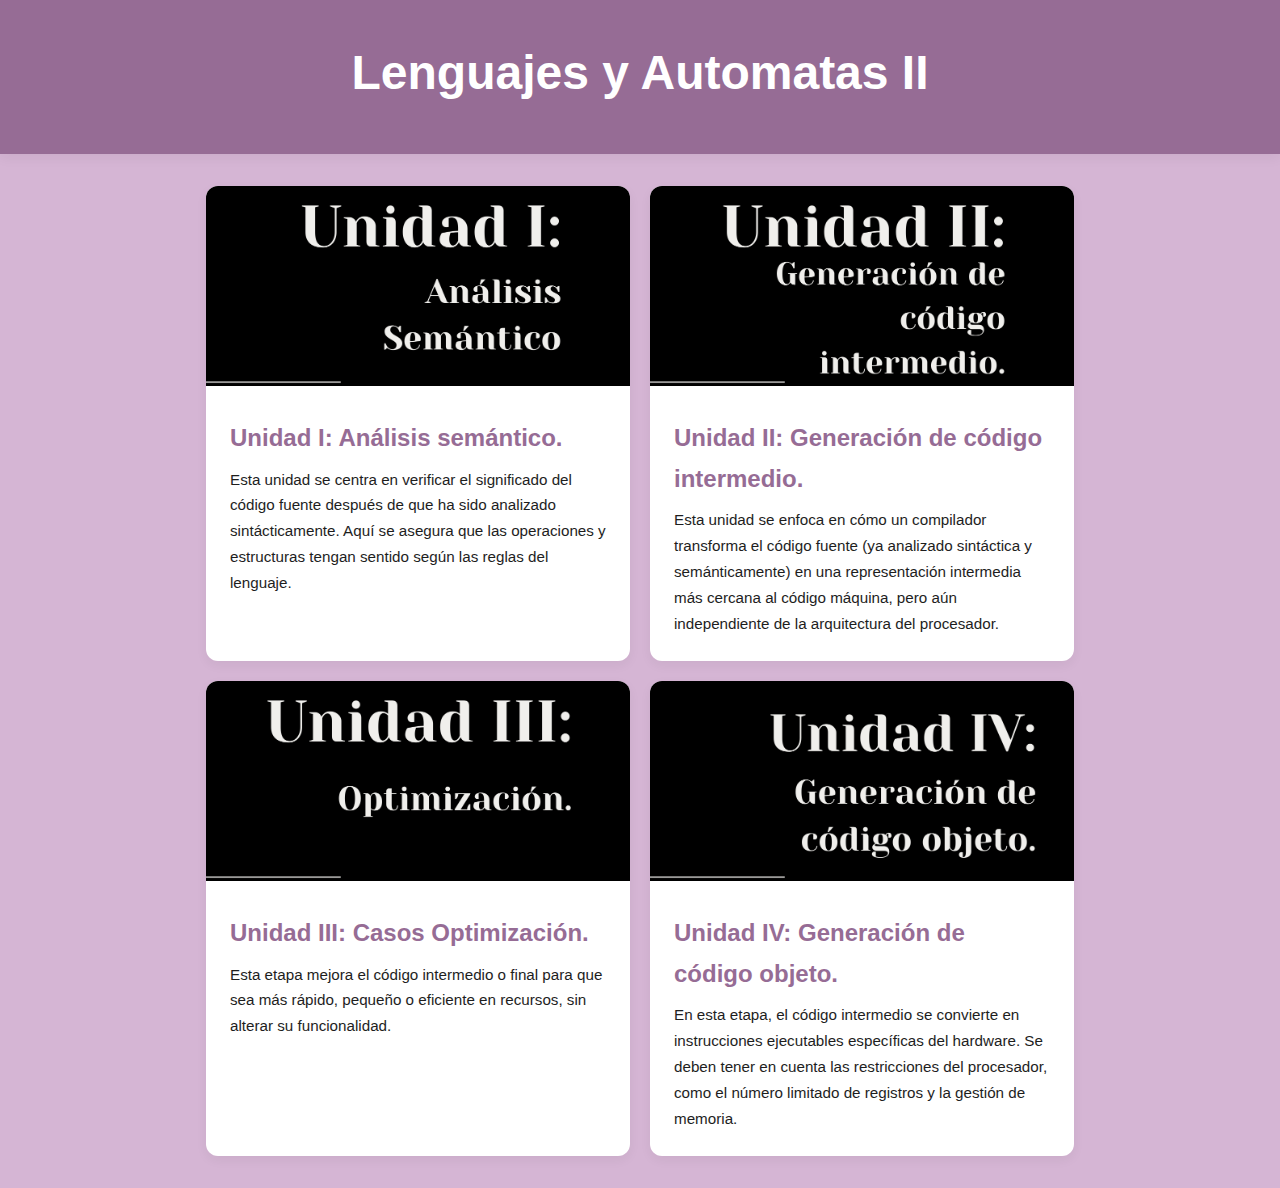
<file: Index.html>
<!DOCTYPE html>
<html lang="es">
<head>
  <meta charset="UTF-8" />
  <meta name="viewport" content="width=device-width, initial-scale=1.0"/>
   <link rel="stylesheet" href="css/style.css">
  <title>Lenguajes y Automatas II</title>

</head>
<body>
  <header>
    <h1>Lenguajes y Automatas II</h1>
          
  </header>

  <main>
    <div class="contenedor">
      <div class="card" data-url="unidad1.html">
        <img src="img/unidad1.png" alt="Unidad 1">
        <div class="card-content">
          <h3>Unidad I: Análisis semántico.</h3>
          <p>Esta unidad se centra en verificar el significado del código fuente después de que ha sido analizado sintácticamente. Aquí se asegura que las operaciones y estructuras tengan sentido según las reglas del lenguaje.</p>
   
        </div>
      </div>

      <div class="card" data-url="unidad2.html">
        <img src="img/unidad2.png" alt="Unidad 2">
        <div class="card-content">
          <h3>Unidad II: Generación de código intermedio.</h3>
          <p>Esta unidad se enfoca en cómo un compilador transforma el código fuente (ya analizado sintáctica y semánticamente) en una representación intermedia más cercana al código máquina, pero aún independiente de la arquitectura del procesador.</p>
        </div>
      </div>

      <div class="card" data-url="unidad3.html">
        <img src="img/unidad3.png" alt="Unidad 3">
        <div class="card-content">
          <h3>Unidad III: Casos Optimización.</h3>
          <p>Esta etapa mejora el código intermedio o final para que sea más rápido, pequeño o eficiente en recursos, sin alterar su funcionalidad.</p>
        </div>
      </div>

      <div class="card" data-url="unidad4.html">
        <img src="img/unidad4.png" alt="Unidad 4">
        <div class="card-content">
          <h3>Unidad IV: Generación de código objeto.</h3>
          <p> En esta etapa, el código intermedio se convierte en instrucciones ejecutables específicas del hardware. Se deben tener en cuenta las restricciones del procesador, como el número limitado de registros y la gestión de memoria.</p>
        </div>
      </div>
    </div>
  </main>

  <script>
    document.querySelectorAll('.card').forEach(card => {
      card.addEventListener('click', () => {
        const url = card.getAttribute('data-url');
        if (url) {
          window.location.href = url;
        }
      });
    });
  </script>

</body>
</html>
</file>
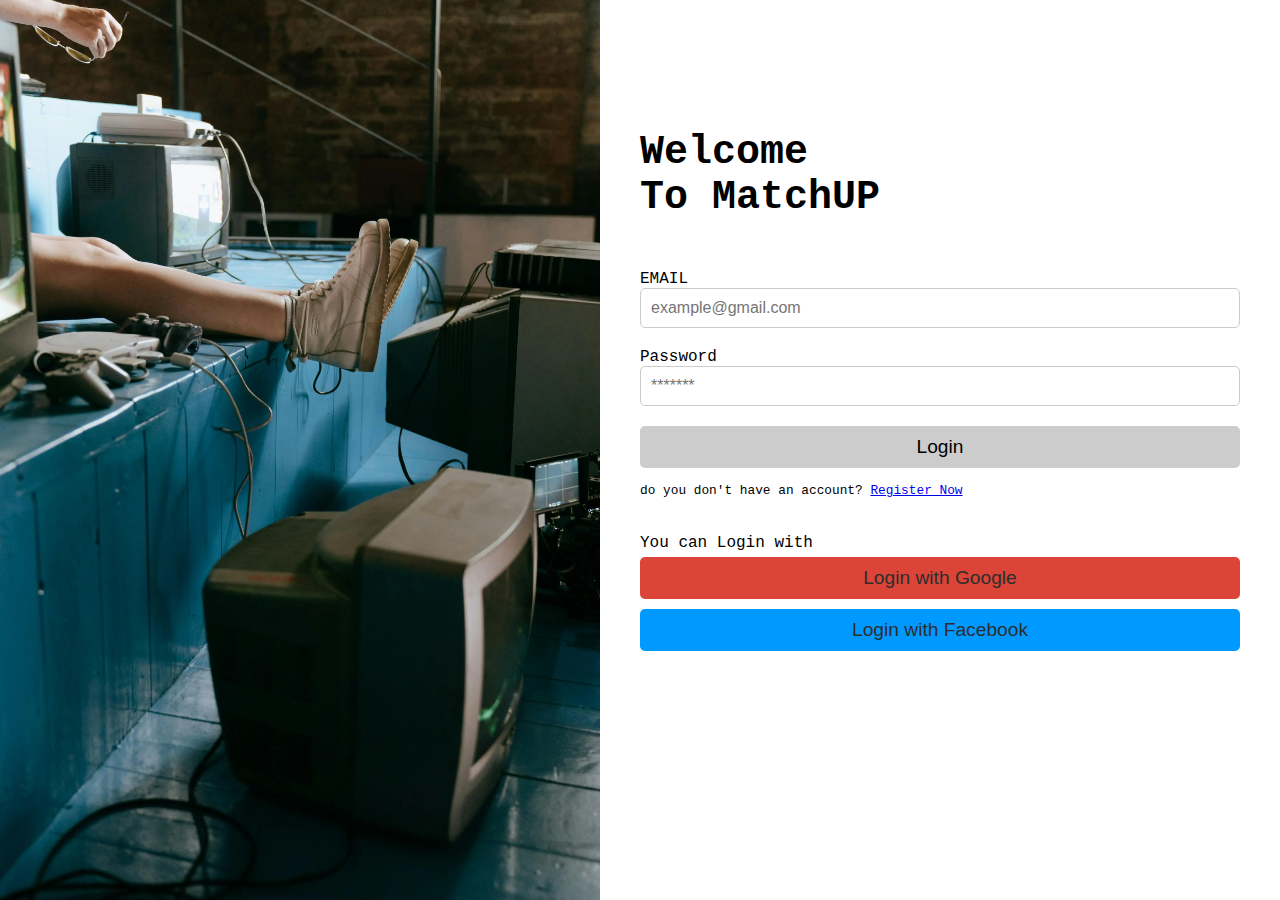
<file: login.html>
<!DOCTYPE html>
<html lang="en">

<head>
    <meta charset="UTF-8">
    <meta name="viewport" content="width=device-width, initial-scale=1.0">
    <meta name="description" content="Login page">
    <title>Login</title>
    <link rel="stylesheet" href="css/media-query-login.css">
    <link rel="stylesheet" href="css/login-style.css">
    <link rel="stylesheet" href="https://use.fontawesome.com/releases/v5.8.1/css/all.css" integrity="sha384-50oBUHEmvpQ+1lW4y57PTFmhCaXp0ML5d60M1M7uH2+nqUivzIebhndOJK28anvf" crossorigin="anonymous">
</head>

<body>
    <div class="container"><!--Container-->
        <div class="image"><!--DIV IMAGE-->
            <img src="img/img_login.webp" alt="">
        </div><!--FIN IMAGE-->
        <div class="login"><!--LOGIN-->
            <div class="header"><!--CLOSE-->
               <a href="main-page.html" aria-label="close"><span class="close-btn"><i class="fa fa-times-circle" aria-hidden="true"></i></span></a><!--LINK LANDING PAGE-->
            </div><!--FIN CLOSE-->
            <H1>Welcome<br>To MatchUP</H1><!--Titulo-->
            <form class="login-body" action="./php/login.php" method="post">
                <label for="email">EMAIL</label>
                <div class="inputs"><!--input-->

                    <input type="text" id="email" name="email" placeholder="example@gmail.com">
                </div><!--FIN DE INPUT-->

                <label for="Password">Password</label>
                <div class="inputs"><!--input-->

                    <input type="password" name="txtPassword" id="password" placeholder="*******">
                </div><!--FIN INPUT-->

                <button type="submit">Login</button><!--boton login-->
                 <p>do you don't have an account? <a href="./register.html">Register Now<a></p>
                    <br><br>
                    <label for="Social Login">You can Login with</label>

                        <button class="google-btn" style="color: #2d2d2d;">Login with Google</button>
                       
                        <button class="facebook-btn" style="color: #2d2d2d;">Login with Facebook</button>
                 
          
            </form>
           
        </div><!--FIN LOGIN-->

    </div><!---Fin del Contenedor-->

</body>

</html>
</file>
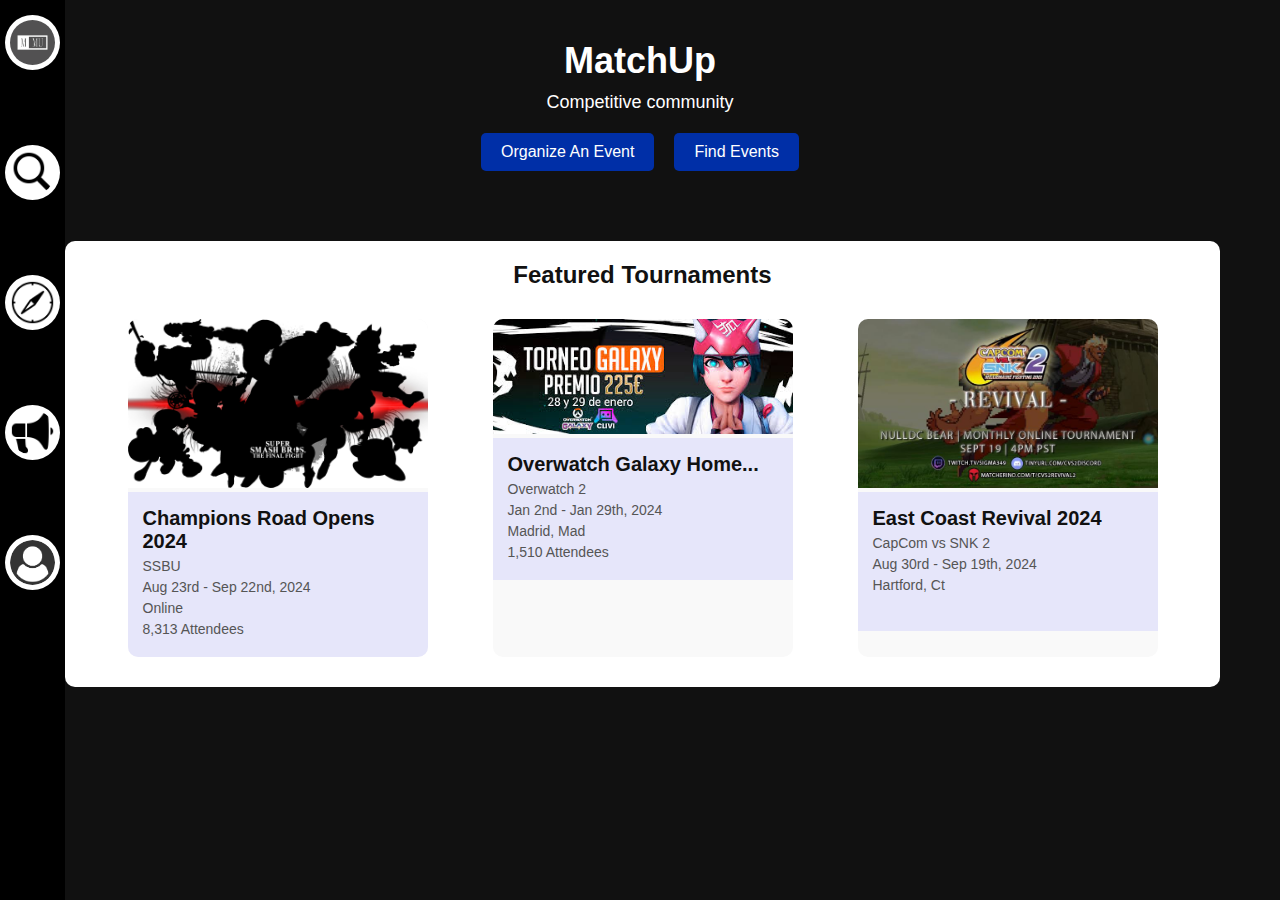
<file: main-page.html>
<!DOCTYPE html>
<html lang="en">
<head>
    <meta charset="UTF-8">
    <meta name="viewport" content="width=device-width, initial-scale=1.0">
    <meta name="description" content="Landing page">
    <title>Document</title>
    <link rel="stylesheet" href="css/main-page.css">
    <link rel="stylesheet" href="css/media-query-mainPage.css">
    <link rel="stylesheet" href="https://use.fontawesome.com/releases/v5.8.1/css/all.css" integrity="sha384-50oBUHEmvpQ+1lW4y57PTFmhCaXp0ML5d60M1M7uH2+nqUivzIebhndOJK28anvf" crossorigin="anonymous">
</head>
<body>
    <aside class="asidebar"><!--INICIO DEL ASIDE-->
        <ul>
            <li><img src="img/logo_size_invert.webp" alt="Icon 1"></li>
            <li><img src="img/search_icon.webp" alt="Search"></i></li>
            <li><img src="img/compass_icon.webp" alt="Compass"></li>
            <li><img src="img/add_icon.webp" alt="Notify"></li>
            
            <li> <a href="login.html"> <img src="img/user_icon.webp" alt="User"> </a></li>
           
        </ul>
    </aside><!--FIN DEL ASIDE -->

    <header class="header">
        <h1>MatchUp</h1>
        <p>Competitive community</p>
        <div class="header-buttons">
            <button>Organize An Event</button>
            <button>Find Events</button>
        </div>
        <main class="content">
            <section class="tournaments-section">
                <h2 style="color:#111;">Featured Tournaments</h2>
                <div class="tournaments-container">
                    <div class="tournament-card">
                        <img src="img/tourment_1.jpg" alt="Champions Road Opens 2024">
                        <div class="card-info">
                            <h3>Champions Road Opens 2024</h3>
                            <p>SSBU</p>
                            <p>Aug 23rd - Sep 22nd, 2024</p>
                            <p>Online</p>
                            <p>8,313 Attendees</p>
                        </div>
                    </div>
                    <div class="tournament-card">
                        <img src="img/tourment_2.jfif" alt="Overwatch Galaxy Home...">
                        <div class="card-info">
                            <h3>Overwatch Galaxy Home...</h3>
                            <p>Overwatch 2</p>
                            <p>Jan 2nd - Jan 29th, 2024</p>
                            <p>Madrid, Mad</p>
                            <p>1,510 Attendees</p>
                        </div>
                    </div>
                    <div class="tournament-card">
                        <img src="img/tourment_3.jpg" alt="East Coast Revival 2024">
                        <div class="card-info">
                            <h3>East Coast Revival 2024</h3>
                            <p>CapCom vs SNK 2</p>
                            <p>Aug 30rd - Sep 19th, 2024</p>
                            <p>Hartford, Ct</p>
                            <br>
                        </div>
                    </div>
                </div>
            </section>
    </header>

  
</html>
</file>
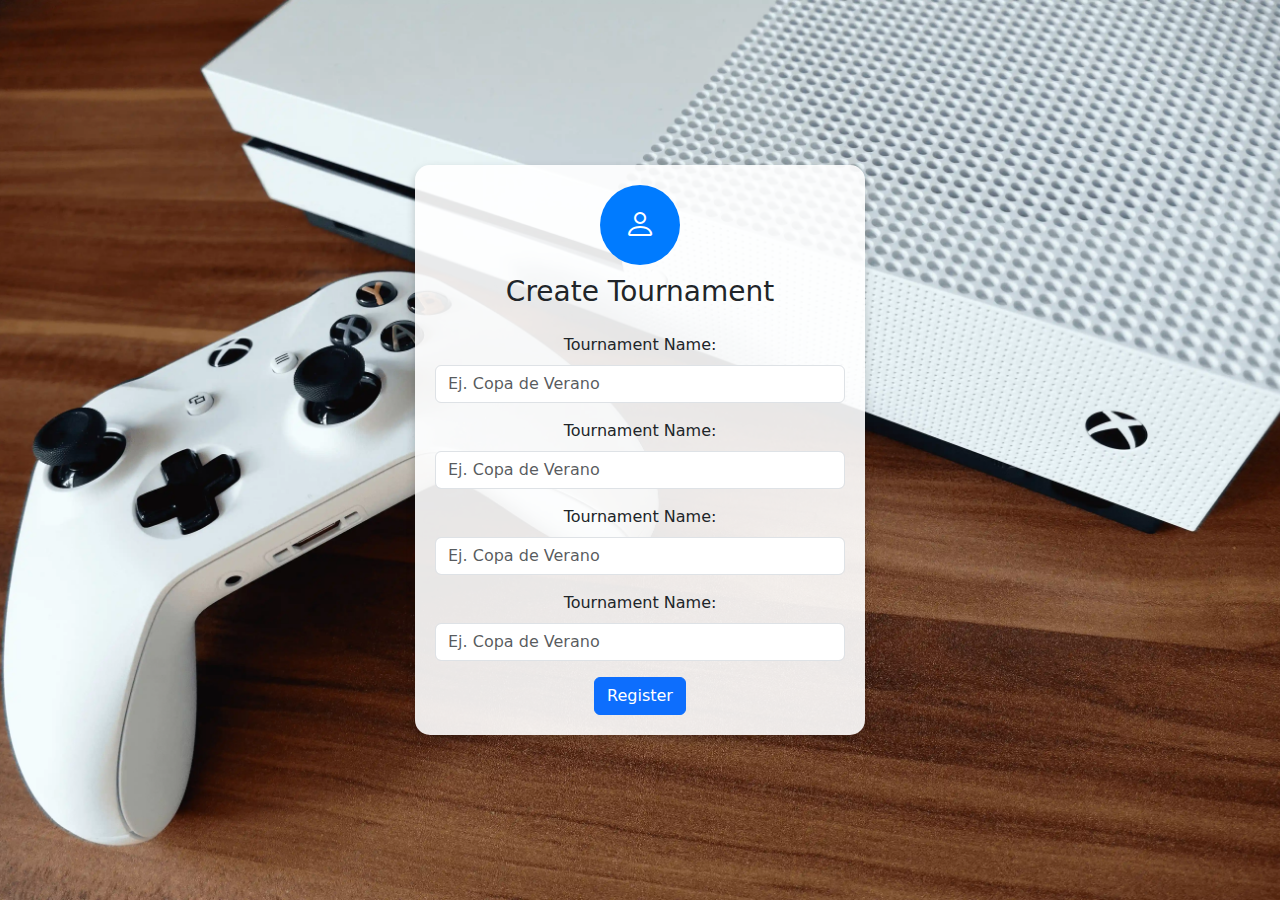
<file: register2.html>
<!DOCTYPE html>
<html lang="en">
<head>
    <meta charset="UTF-8">
    <meta name="viewport" content="width=device-width, initial-scale=1.0">
    <title>Create Tournament</title>
    <!-- Bootstrap CSS -->
    <link href="https://cdn.jsdelivr.net/npm/bootstrap@5.3.0-alpha1/dist/css/bootstrap.min.css" rel="stylesheet">
    <style>
        body {
            background: url('img/img_register.webp') no-repeat center center fixed;
            background-size: cover;
        }
        .custom-container {
            background-color: rgba(255, 255, 255, 0.9);
            border-radius: 15px;
            box-shadow: 0 4px 10px rgba(0, 0, 0, 0.2);
            padding: 20px;
            width: 50vh;

        }
        .user-icon {
            width: 80px;
            height: 80px;
            background-color: #007bff;
            color: white;
            border-radius: 50%;
            display: flex;
            justify-content: center;
            align-items: center;
            font-size: 2rem;
            margin: 0 auto 10px auto;
        }
    </style>
</head>
<body>

    <div class="container d-flex justify-content-center align-items-center vh-100">
        <div class="custom-container text-center">
            <!-- User Icon -->
            <div class="user-icon">
                <i class="bi bi-person"></i>
            </div>
            <!-- Title -->
            <h3 class="mb-4">Create Tournament</h3>
            <!-- Form -->
            <form>
                <!-- Tournament Name -->
                <div class="mb-3">
                    <label for="tournamentName" class="form-label">Tournament Name:</label>
                    <input type="text" id="tournamentName" class="form-control" placeholder="Ej. Copa de Verano" required>
                </div>

                <!-- Ruleset -->
                <div class="mb-3">
                    <label for="tournamentName" class="form-label">Tournament Name:</label>
                    <input type="text" id="tournamentName" class="form-control" placeholder="Ej. Copa de Verano" required>
                </div>


                <!-- Video Game -->
                <div class="mb-3">
                    <label for="tournamentName" class="form-label">Tournament Name:</label>
                    <input type="text" id="tournamentName" class="form-control" placeholder="Ej. Copa de Verano" required>
                </div>


                <!-- Upload Image -->
                <div class="mb-3">
                    <label for="tournamentName" class="form-label">Tournament Name:</label>
                    <input type="text" id="tournamentName" class="form-control" placeholder="Ej. Copa de Verano" required>
                </div>

                <!-- Submit Button -->
                <div class="text-center">
                    <button type="submit" class="btn btn-primary">Register</button>
                </div>
            </form>
        </div>
    </div>

    <!-- Bootstrap Icons -->
    <link href="https://cdn.jsdelivr.net/npm/bootstrap-icons/font/bootstrap-icons.css" rel="stylesheet">
    <!-- Bootstrap JS -->
    <script src="https://cdn.jsdelivr.net/npm/bootstrap@5.3.0-alpha1/dist/js/bootstrap.bundle.min.js"></script>
</body>
</html>
</file>
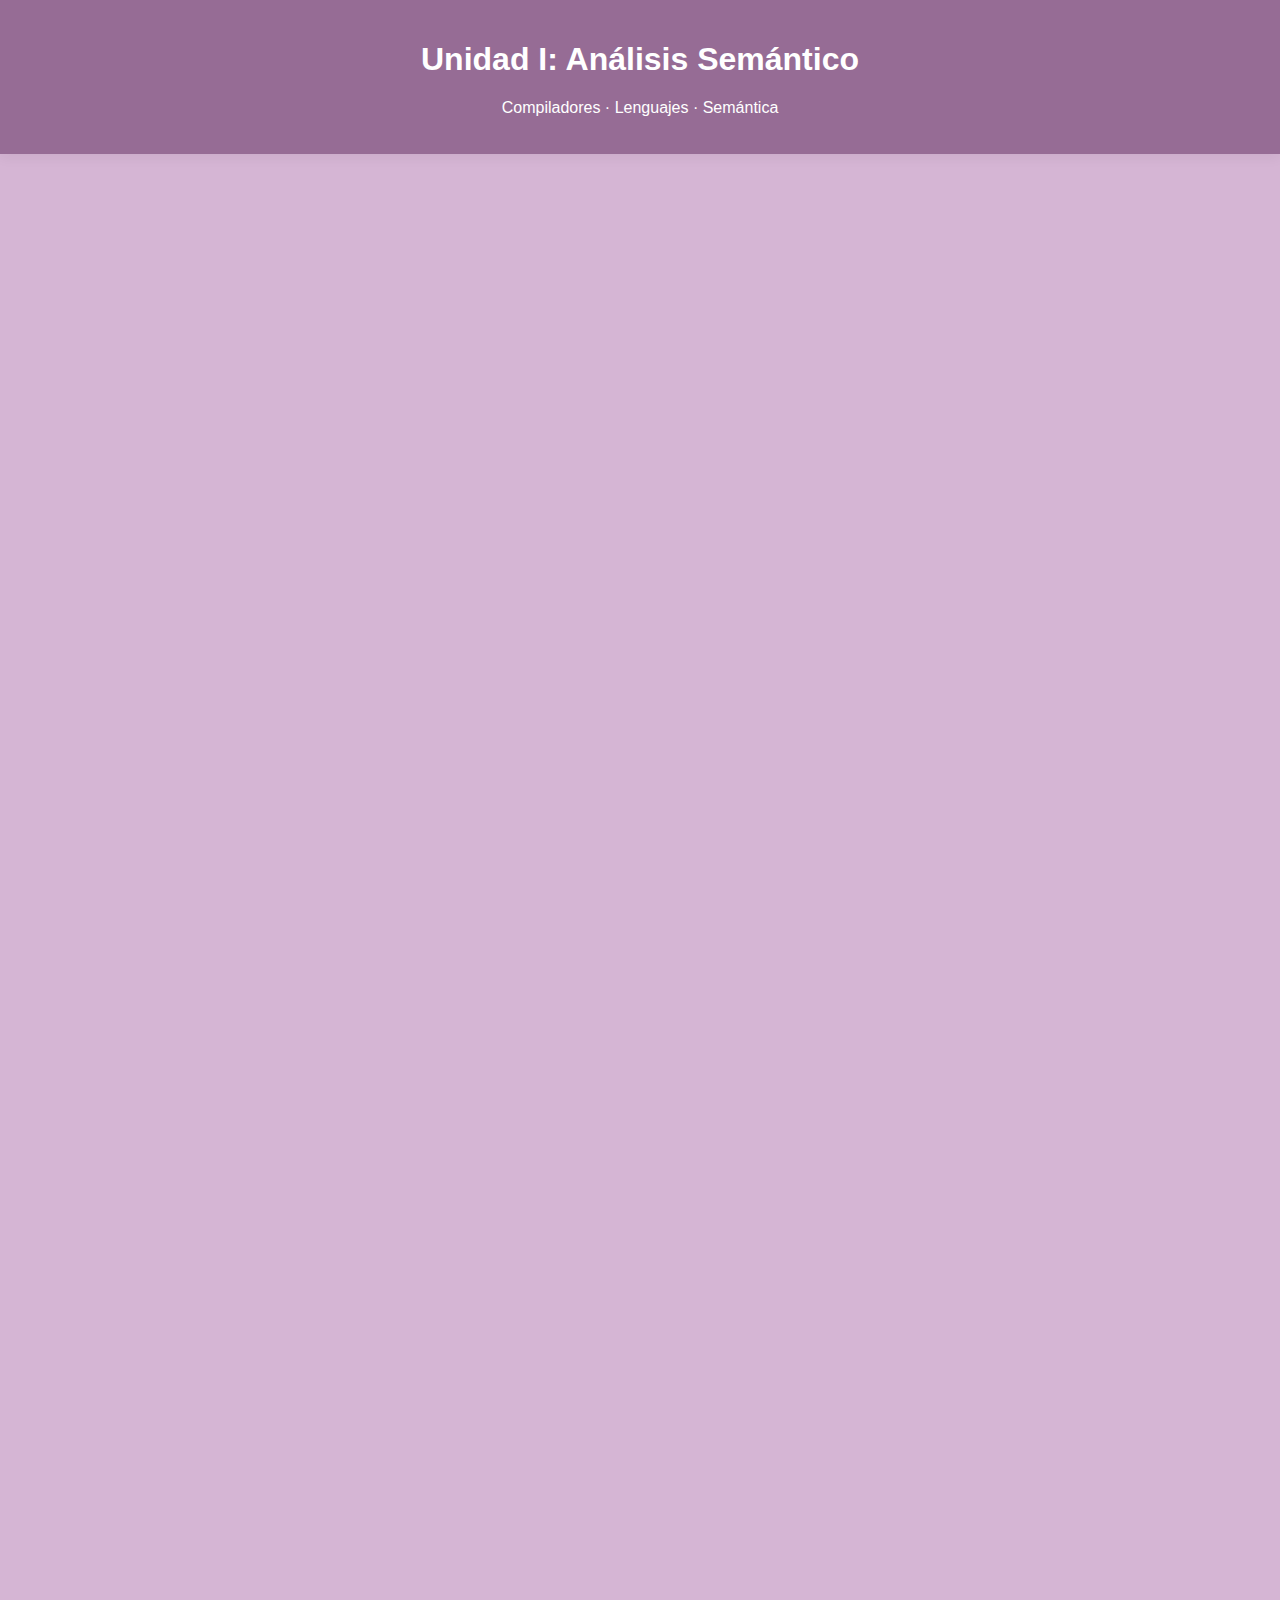
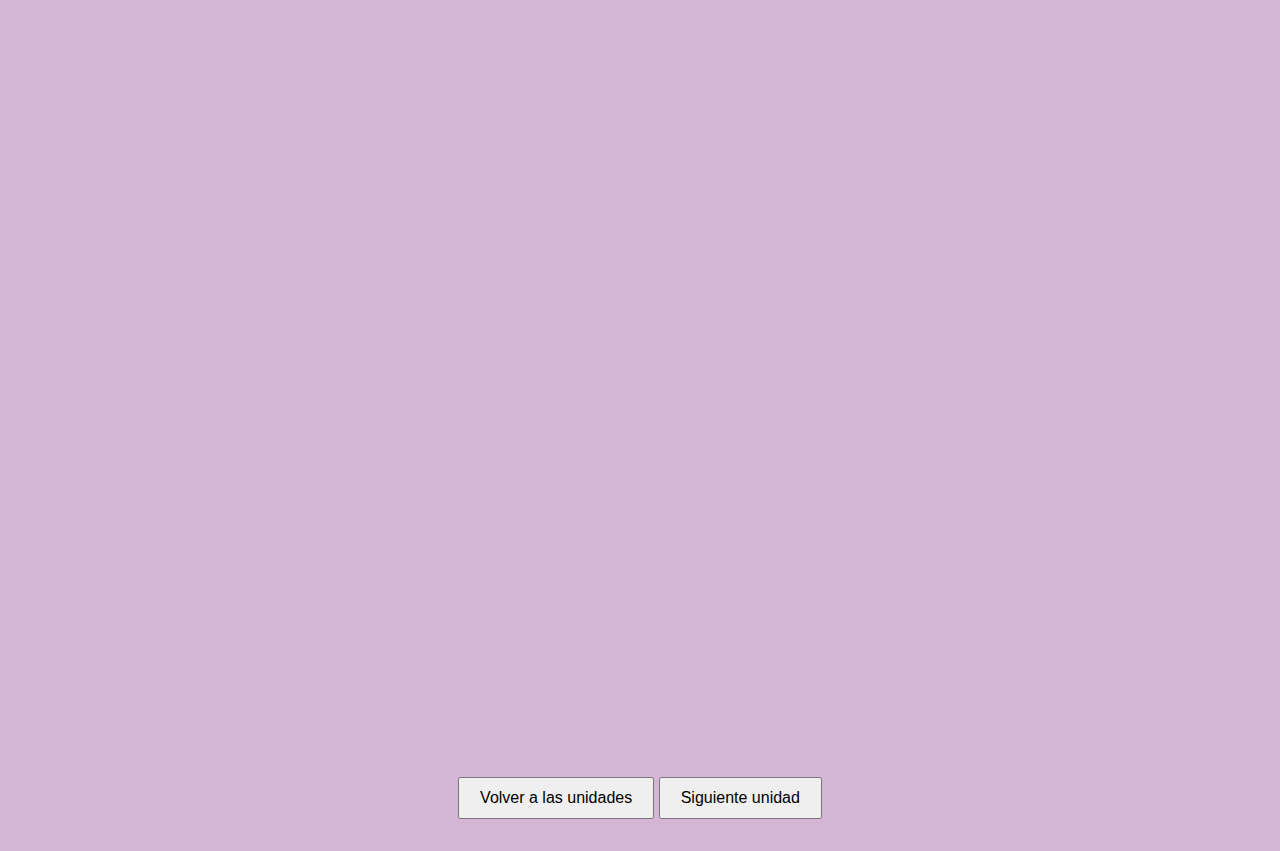
<file: unidad1.html>
<!DOCTYPE html>
<html lang="es">
<head>
  <meta charset="UTF-8" />
  <meta name="viewport" content="width=device-width, initial-scale=1.0" />
  <link rel="stylesheet" href="css/unidades.css">
  <title>Esquemas de Traducción y Análisis Semántico</title>
  
</head>
<body>
  <header>
    <h1>Unidad I: Análisis Semántico</h1>
    <p>Compiladores · Lenguajes · Semántica</p>
  </header>

  <main>
    <section class="card">
      <h3>¿Qué es un Esquema de Traducción?</h3>
      <p>
        Un esquema de traducción es una gramática enriquecida con atributos y acciones semánticas que permite transformar código fuente en una representación intermedia o código destino. Se utilizan en compiladores para asegurar que un programa no solo sea sintácticamente correcto, sino también semánticamente coherente.
      </p>
      <ul>
        <li><strong>Atributos Sintetizados:</strong> Se propagan desde los hijos hacia el nodo padre (por ejemplo, tipo de una expresión).</li>
        <li><strong>Atributos Heredados:</strong> Se transmiten desde el nodo padre hacia los hijos (por ejemplo, el tipo esperado de una variable).</li>
      </ul>
    </section>

    <section class="card">
      <h3>Árboles de Expresiones</h3>
      <p>
        Son estructuras jerárquicas que representan operaciones y operandos de una expresión. Existen dos tipos principales:
      </p>
      <ul>
        <li><strong>Árbol de Sintaxis Abstracta (AST):</strong> Representa la lógica del código omitiendo detalles sintácticos.</li>
        <li><strong>Árbol de Sintaxis Concreta (CST):</strong> Incluye todos los elementos del lenguaje, útil para depuración.</li>
      </ul>
      <p>
        Estos árboles son clave para validar semántica, optimizar código y generar instrucciones ejecutables.
      </p>
      <img src="img/arbolExpresion.png" alt="arbolExpresion" style="display: block; margin: 20px auto; width: 300px;">
    </section>

    <section class="card">
      <h3>Tablas de Símbolos y Direcciones</h3>
      <p>Estas estructuras son fundamentales en la compilación:</p>
      <ul>
        <li><strong>Tabla de Símbolos:</strong> Almacena información sobre identificadores (nombre, tipo, valor).</li>
        <li><strong>Tabla de Direcciones:</strong> Registra las ubicaciones en memoria de variables y constantes.</li>
      </ul>
      <p>
        Ambas ayudan a detectar errores, optimizar código y asegurar la coherencia del programa.
      </p>
    </section>

    <section class="card">
      <h3>Manejo de Errores Semánticos</h3>
      <p>
        Aunque el código sea sintácticamente correcto, pueden surgir errores cuando su significado es inválido. Ejemplos:
      </p>
      <ul>
        <li>Usar variables no declaradas.</li>
        <li>Realizar operaciones entre tipos incompatibles (ej. sumar un número con una cadena).</li>
        <li>Aplicar operadores de forma incorrecta.</li>
      </ul>
      <p>
        El manejo adecuado de estos errores garantiza programas más robustos y confiables.
      </p>
    </section>

    <section class="card">
      <h3>Pila Semántica</h3>
      <p>
        Durante el análisis sintáctico, se utiliza una pila semántica para almacenar atributos como valores, direcciones y tipos. Esta pila facilita la evaluación de expresiones y la construcción de estructuras intermedias, especialmente en analizadores tipo LR.
      </p>
       <img src="img/pilaSemantica.jfif" alt="pilaSemantica" style="display: block; margin: 20px auto; width: 300px;">
    </section>
  

    <div style="text-align: center; margin: 20px;">
    <button onclick="window.location.href='index.html'" style="padding: 10px 20px; font-size: 16px; cursor: pointer;">
      Volver a las unidades
    </button>
    <button onclick="window.location.href='unidad2.html'" style="padding: 10px 20px; font-size: 16px; cursor: pointer;">
      Siguiente unidad
    </button>
  </div>
  </main>
  <script>
window.addEventListener('scroll', () => {
  document.querySelectorAll('.card').forEach(card => {
    const rect = card.getBoundingClientRect();
    if (rect.top < window.innerHeight - 100) {
      card.classList.add('show');
    }
  });
});
</script>
</body>
</html>
</file>
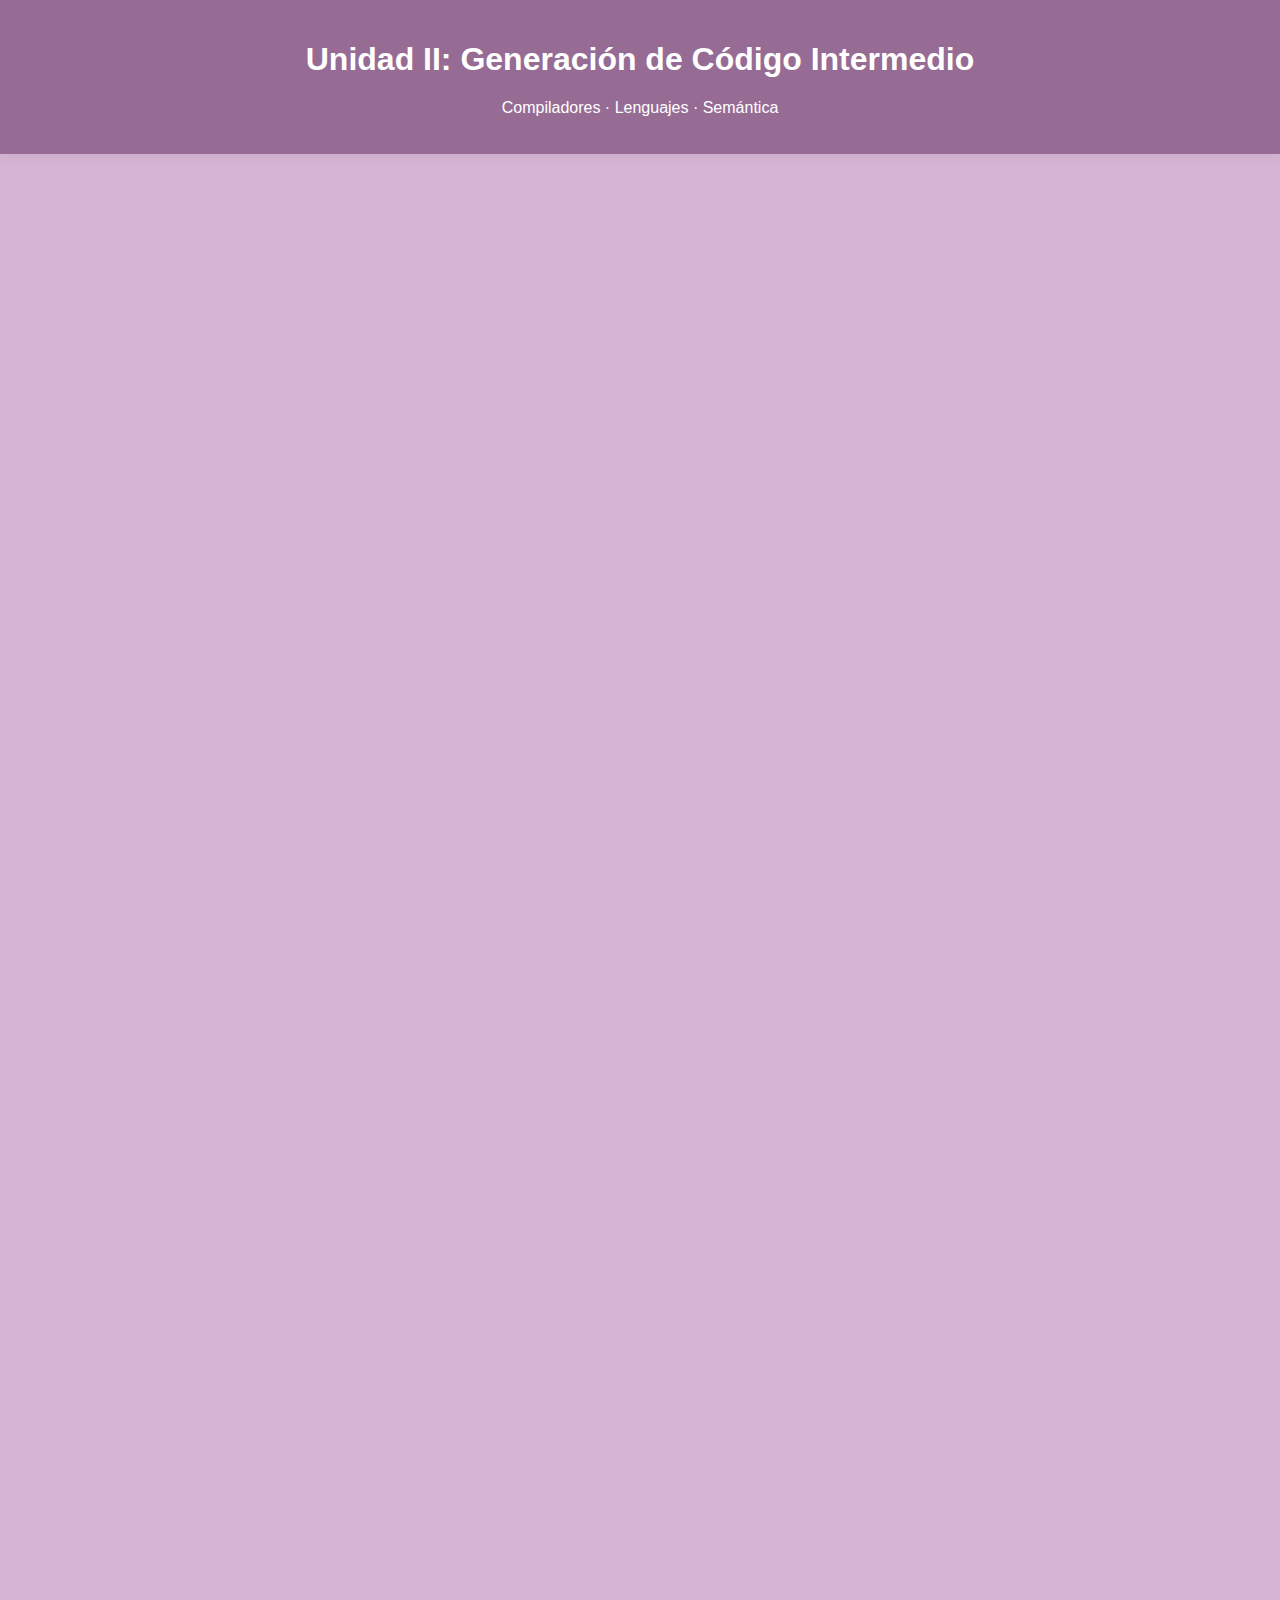
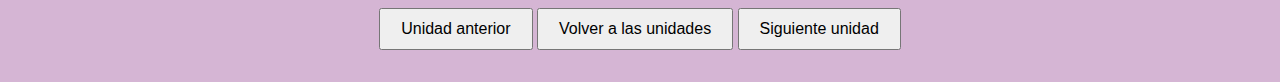
<file: unidad2.html>
<!DOCTYPE html>
<html lang="es">
<head>
  <meta charset="UTF-8" />
  <meta name="viewport" content="width=device-width, initial-scale=1.0" />
  <link rel="stylesheet" href="css/unidades.css">
  <title>Esquemas de Traducción y Análisis Semántico</title>
  
</head>
<body>
  <header>
    <h1>Unidad II:  Generación de Código Intermedio</h1>
    <p>Compiladores · Lenguajes · Semántica</p>
  </header>

  <main>
<section class="card">
  <h3>Notaciones</h3>
  <p>Son formas de representar expresiones para facilitar su evaluación y traducción:</p>
  <ul>
    <li><strong>Prefija (Notación Polaca):</strong> El operador va antes de los operandos. <em>Ej: + a b</em>. Elimina la necesidad de paréntesis y reglas de precedencia.</li>
    <li><strong>Infija:</strong> Forma tradicional como <em>a + b * c</em>. Requiere paréntesis y reglas de precedencia.</li>
    <li><strong>Postfija (Notación Polaca Inversa):</strong> El operador va después de los operandos. <em>Ej: a b +</em>. Usada en máquinas de pila como calculadoras HP.</li>
  </ul>
      <img src="img/notaciones.jpg" alt="pilaSemantica" style="display: block; margin: 20px auto; width: 300px;">
</section>

<section class="card">
  <h3>Representaciones de Código Intermedio</h3>
  <p>Formas estructuradas para facilitar la optimización y la generación de código final:</p>
  <ul>
    <li><strong>Triplos:</strong> (operador, operando1, operando2). Ej: <code>(+, a, b)</code> representa <code>a + b</code>. Limitado en reordenamiento.</li>
    <li><strong>Cuádruplos:</strong> (operador, operando1, operando2, resultado). Ej: <code>(+, a, b, t1)</code>. Más flexible para optimizaciones.</li>
    <li><strong>Código P:</strong> Basado en una pila abstracta. Ejemplo: <code>PUSH a, PUSH b, ADD</code>.</li>
  </ul>
</section>

<section class="card">
  <h3>Esquema de Generación: Expresiones</h3>
  <p>Traducción de expresiones a cuádruplos:</p>
  <pre style="background-color: #f4f4f4; padding: 10px; border-radius: 8px;">
(*, b, c, t1)
(+, a, t1, t2)
(=, t2, _, x)
  </pre>
</section>

<section class="card">
  <h3>Esquema de Generación: Estructuras de Control</h3>
  <p>Se utilizan etiquetas y saltos condicionales. Ejemplo para <code>if (x > 0) { y = 1; }</code>:</p>
  <pre style="background-color: #f4f4f4; padding: 10px; border-radius: 8px;">
(jleq, x, 0, L1)
(=, 1, _, y)
(label, L1, _, _)
  </pre>
</section>



    <div style="text-align: center; margin: 20px;">
         <button onclick="window.location.href='unidad1.html'" style="padding: 10px 20px; font-size: 16px; cursor: pointer;">
      Unidad anterior
    </button>
    <button onclick="window.location.href='index.html'" style="padding: 10px 20px; font-size: 16px; cursor: pointer;">
      Volver a las unidades
    </button>
    <button onclick="window.location.href='unidad3.html'" style="padding: 10px 20px; font-size: 16px; cursor: pointer;">
      Siguiente unidad
    </button>
  </div>
  </main>
  <script>
window.addEventListener('scroll', () => {
  document.querySelectorAll('.card').forEach(card => {
    const rect = card.getBoundingClientRect();
    if (rect.top < window.innerHeight - 100) {
      card.classList.add('show');
    }
  });
});
</script>
</body>
</html>
</file>
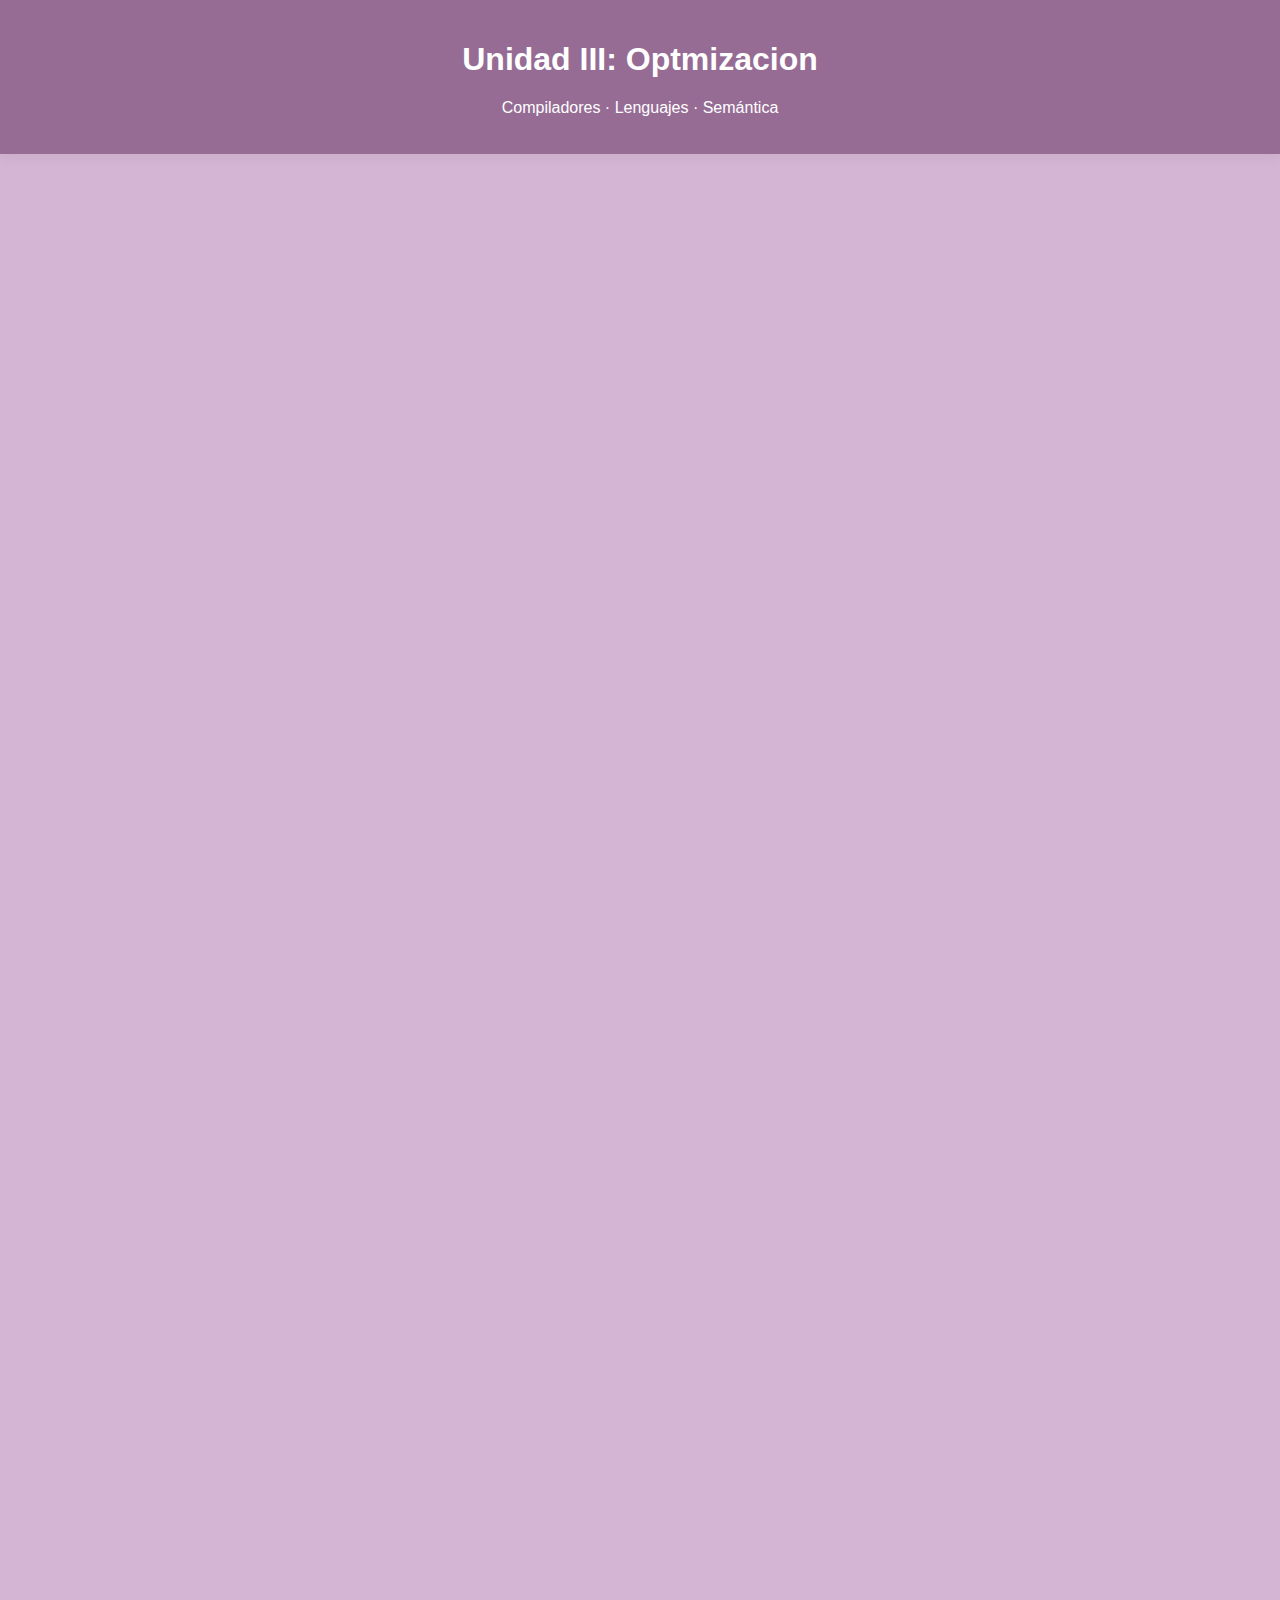
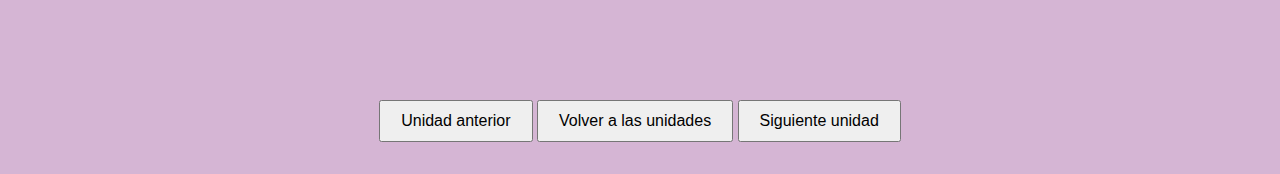
<file: unidad3.html>
<!DOCTYPE html>
<html lang="es">
<head>
  <meta charset="UTF-8" />
  <meta name="viewport" content="width=device-width, initial-scale=1.0" />
  <link rel="stylesheet" href="css/unidades.css">
  <title>Esquemas de Traducción y Análisis Semántico</title>
  
</head>
<body>
  <header>
    <h1>Unidad III: Optmizacion</h1>
    <p>Compiladores · Lenguajes · Semántica</p>
  </header>

  <main>
  <section class="card">
  <h3>¿Qué es la Optimización?</h3>
  <p>
    La optimización busca mejorar el rendimiento del código, reduciendo el uso de recursos o aumentando la velocidad de ejecución. Puede aumentar el tiempo de compilación, pero genera programas más eficientes y robustos.
  </p>
</section>

<section class="card">
  <h3>Tipos de Optimización</h3>
  <ul>
    <li><strong>Optimización Local:</strong> Se aplica a funciones o métodos específicos, ideal para bloques críticos como E/S o concurrencia.</li>
    <li><strong>Optimización de Ciclos:</strong> Mejora bucles evitando operaciones innecesarias repetidas.</li>
    <li><strong>Optimización Global:</strong> Abarca todo el código. Aunque más lenta, mejora el desempeño general.</li>
    <li><strong>Optimización de Mirilla:</strong> Reorganiza el flujo del programa optimizando instrucciones de control como saltos y decisiones.</li>
  </ul>
</section>

<section class="card">
  <h3>Costos de la Optimización</h3>
  <p>
    Optimizar puede ser costoso en tiempo de desarrollo. Es importante evaluar si los beneficios en rendimiento justifican estos costos, especialmente en secciones críticas como ciclos.
  </p>
</section>

<section class="card">
  <h3>Costo de Ejecución</h3>
  <p>
    Se refiere al uso de memoria, registros y velocidad del procesador. Es crucial en videojuegos y dispositivos móviles, donde los recursos son limitados. En estos casos, es preferible usar arquitecturas como cliente-servidor para distribuir la carga.
  </p>
</section>

<section class="card">
  <h3>Criterios de Mejora y Herramientas</h3>
  <p>
    Es ideal escribir código optimizado desde el inicio, aunque esto puede implicar más esfuerzo. Se pueden usar directivas del compilador o herramientas como depuradores y desensambladores para analizar y mejorar el flujo de datos.
  </p>
  <img src="img/optimizacion.jpg" alt="optimizacion" style="display: block; margin: 20px auto; width: 200px;">
</section>

    <div style="text-align: center; margin: 20px;">
        <button onclick="window.location.href='unidad2.html'" style="padding: 10px 20px; font-size: 16px; cursor: pointer;">
      Unidad anterior
    </button>
    <button onclick="window.location.href='index.html'" style="padding: 10px 20px; font-size: 16px; cursor: pointer;">
      Volver a las unidades
    </button>
    <button onclick="window.location.href='unidad4.html'" style="padding: 10px 20px; font-size: 16px; cursor: pointer;">
      Siguiente unidad
    </button>
  </div>
  </main>
  <script>
window.addEventListener('scroll', () => {
  document.querySelectorAll('.card').forEach(card => {
    const rect = card.getBoundingClientRect();
    if (rect.top < window.innerHeight - 100) {
      card.classList.add('show');
    }
  });
});
</script>
</body>
</html>
</file>
<file: css/style.css>
:root {
      --bg-color: #d5b5d4;
      --card-bg: #ffffff;
      --text-color: #1e1e1e;
      --accent-color: #966c95;
      --shadow: 0 4px 12px rgba(0, 0, 0, 0.05);
      --radius: 12px;
      --max-width: 900px;
    }

    * {
      box-sizing: border-box;
      margin: 0;
      padding: 0;
    }

    body {
      font-family: 'Segoe UI', Tahoma, Geneva, Verdana, sans-serif;
      background-color: var(--bg-color);
      color: var(--text-color);
      line-height: 1.7;
    }

    header {
      background-color: var(--accent-color);
      color: white;
      padding: 2rem 1rem;
      text-align: center;
      box-shadow: var(--shadow);
    }

    header h1 {
      font-size: 3rem;
      margin-bottom: 0.5rem;
    }

    main {
      max-width: var(--max-width);
      margin: 2rem auto;
      padding: 0 1rem;
    }

    .contenedor {
  display: grid;
  grid-template-columns: repeat(2, 1fr); /* 2 columnas por fila */
  gap: 20px;
}

    .card {
      background-color: var(--card-bg);
      border-radius: var(--radius);
      box-shadow: var(--shadow);
      overflow: hidden;
      transition: transform 0.3s ease;
      cursor: pointer;
    }

    .card:hover {
      transform: scale(1.02);
    }

    .card img {
      width: 100%;
      height: 200px;
      object-fit: cover;
    }

    .card-content {
      padding: 1.5rem;
    }

    .card-content h3 {
      color: var(--accent-color);
      font-size: 1.5rem;
      margin-bottom: 0.5rem;
    }

    .card-content p {
      font-size: 0.95rem;
      color: var(--text-color);
    }


    @media (max-width: 600px) {
      header h1 {
        font-size: 1.5rem;
      }

      .card-content {
        padding: 1rem;
      }

      .card-content h3 {
        font-size: 1.2rem;
      }
    }
    @media (max-width: 600px) {
  .contenedor {
    grid-template-columns: 1fr; /* 1 columna en móviles */
  }
}
</file>
<file: css/media-query-login.css>
@media (max-width: 768px) {
body {
    display: block;
    background-color: #fff;
    width: 100%;
    height: 100vh;

}
    .container {
        display: flex;
        flex-direction: column;
        align-items: center;
        height: 100vh;
     
    }

    .login-body {
        width: 100%;
        max-width: 350px;
        height: 100vh;
        
    }


    input[type="email"],
    input[type="password"] {
        width: 100%;
        font-size: 16px;
        padding: 10px;
    }

   
    button {
        width: 100%;
        padding: 10px;
        font-size: 16px;
    }

     

    .google-btn,
    .facebook-btn {
        width: 100%;
        font-size: 16px;
    }

    .image img {
        display: none; 
    }
}

@media (max-width: 425px) {
    body {
        display: block;
        background-color: #fff;
        width: 100%;
        height: 100vh;
    
    }
        .container {
            display: flex;
            flex-direction: column;
            align-items: center;
         
        }
    
        .login-body {
            width: 100%;
            max-width: 350px;
            
        }
    
    
        input[type="email"],
        input[type="password"] {
            width: 100%;
            font-size: 16px;
            padding: 10px;
        }
    
       
        button {
            width: 100%;
            padding: 10px;
            font-size: 16px;
        }
    
         
    
        .google-btn,
        .facebook-btn {
            width: 100%;
            font-size: 16px;
        }
    
        .image img {
            display: none; 
        }
    }
</file>
<file: css/login-style.css>
* {
    margin: 0%;
    padding: 0%;
}

.container {
    display: flex;
    width: 100%;
    height: 100%;
    background-color: white;
}

.image {
    flex: 1;
    background-color: #d1e7e0;
    position: relative;
    overflow: hidden;
    display: flex;
}

.image img {
    width: 100%;
    height: 100%;
    object-fit: cover;
    flex: 1;
}

.login {
    padding: 40px;
    flex: 1;
    display: flex;
    height: 100%;
    flex-direction: column;
    justify-content: center;
    background-color: #ffffff;
}

body {
    font-family: 'Courier New', Courier, monospace;
    width: 100%;
    height: 100%;
    display: flex;
    align-items: center;
    justify-content: center;
    background-color: #f5f5f5;
}

h1 {
    margin-top: 15%;
    font-size: 2.5rem;
    margin-bottom: 50px;
}

.login-body {

    width: 100%;
}

.label {
    font-size: 1rem;
    margin-bottom: 10px;
}

.inputs {
    display: flex;
    align-items: center;
    margin-bottom: 20px;
}

input[type="text"] {
    width: 100%;
    padding: 10px;
    font-size: 1rem;
    border: 1px solid #ccc;
    border-radius: 5px;
    outline: none;
}

input[type="password"] {
    width: 100%;
    padding: 10px;
    font-size: 1rem;
    border: 1px solid #ccc;
    border-radius: 5px;
    outline: none;
}

button {
    width: 100%;
    padding: 10px;
    font-size: 1.2rem;
    background-color: #ccc;
    border: none;
    border-radius: 5px;
    cursor: pointer;
  
}

button:hover {
    background-color: #bbb;


}
.google-btn {
    background-color: #db4437;
    margin-top: 5px;
}

.google-btn:hover {
    background-color: #c33d2b;
}
.facebook-btn {
    background-color: #0099FF;
    margin-top: 10px;
}

.facebook-btn:hover {
    background-color: #2d4373;
}

p {
    margin-top: 15px;
    font-size: 0.8rem;
}
.header {
    display: flex;
    justify-content: right;
    align-items: center;
    margin-bottom: 0px;
}
.close-btn{
    font-size: 28px;
    cursor: pointer;
}
</file>
<file: css/main-page.css>
* {
    margin: 0;
    padding: 0;
    box-sizing: border-box;
    font-family: Arial, sans-serif;
}

body {
    background-color: #111;
    display: flex;
}


.asidebar {
    width: 65px;
    background-color: #000;
    color: #fff;
    display: flex;
    flex-direction: column;
    align-items: center;
    padding-top: 10px;
    position: fixed;
    height: 100%;
    top: 0;
    left: 0;
    
}

.asidebar ul {
    list-style: none;
    width: 65px;
    height: 65px;
  
}

.asidebar li {
    height: 100%;
    width: 100%;
    padding: 5px;
    object-fit: contain;
    margin-bottom: 100%;
}

.asidebar img {
    width: 100%;
    height: 100%;
    border-radius: 50%;
    background-color: #fff;
    object-fit: contain;
   padding: 5px;
}


.header {
    background-color: #111;
    color: #fff;
    text-align: center;
    padding: 40px; 
    width: 100%;
}

.header h1 {
    font-size: 36px;
    margin-bottom: 10px;
}

.header p {
    font-size: 18px;
    margin-bottom: 20px;
}

.header-buttons {
    display: flex;
    justify-content: center;
    gap: 20px;
}

.header-buttons button {
    padding: 10px 20px;
    background-color: #002FA7;
    color: #fff;
    border: none;
    border-radius: 5px;
    cursor: pointer;
    font-size: 16px;
}
button:hover{
background-color: 	#73C2FB;
}


.content {
    margin-top: 50px;
margin-left: 5px;
    padding: 20px;
    
}

.tournaments-section {
    text-align: center;
    padding: 20px;
    background-color: #fff;
    border-radius: 10px;
   
}

.tournaments-container {
    display: flex;
    justify-content: space-around;
    flex-wrap: wrap;
    margin-top: 20px;
    padding: 10px;
}

.tournament-card {
    background-color: #f9f9f9;
    border-radius: 10px;
    width: 300px;;
    overflow: hidden;
    text-align: left;
}

.tournament-card img {
    width: 100%;
    height: auto;
}

.card-info {
    padding: 15px;
    background-color: #e6e6fa;
}

.card-info h3 {
    color: #111;
    font-size: 20px;
    margin-bottom: 5px;
}

.card-info p {
    font-size: 14px;
    margin-bottom: 5px;
    color: #555;
}
</file>
<file: css/media-query-mainPage.css>
@media (max-width: 768px) {
    .asidebar {
        width: 50px;
    }

    .header {
        margin-left: 50px;
        padding: 20px;
    }

    .header h1 {
        font-size: 28px;
    }

    .header p {
        font-size: 16px;
    }

    .header-buttons {
        flex-direction: column;
        gap: 10px;
    }

    .header-buttons button {
        width: 100%;
        font-size: 14px;
    }

    .content {
        margin-left: 20px;
        margin-right: 20px;
        padding: 10px;
        width: calc(100% - 50px);

    }

    .tournaments-container {
        flex-direction: column;
        align-items: center;
    }

    .tournament-card {
        width: 90%;
    }
}
</file>
<file: css/unidades.css>
:root {
      --bg-color: #d5b5d4 ;
      --card-bg: #ffffff;
      --text-color: #1e1e1e;
      --accent-color: #966c95;
      --shadow: 0 4px 12px rgba(0, 0, 0, 0.05);
      --radius: 12px;
      --max-width: 900px;
    }

    * {
      box-sizing: border-box;
      margin: 0;
      padding: 0;
    }

    body {
      font-family: 'Segoe UI', Tahoma, Geneva, Verdana, sans-serif;
      background-color: var(--bg-color);
      color: var(--text-color);
      line-height: 1.7;
      
    }

    header {
      background-color: var(--accent-color);
      color: white;
      padding: 2rem 1rem;
      text-align: center;
      box-shadow: var(--shadow);
    }

    header h1 {
      font-size: 2rem;
      margin-bottom: 0.5rem;
    }

    main {
      max-width: var(--max-width);
      margin: 2rem auto;
      padding: 0 1rem;
    }

    .card {
      background-color: var(--card-bg);
      padding: 2rem;
      border-radius: var(--radius);
      margin-bottom: 2rem;
      box-shadow: var(--shadow);
    }

    .card h3 {
      color: var(--accent-color);
      font-size: 1.5rem;
      margin-bottom: 0.5rem;
    }

    .card p, .card ul {
      margin-bottom: 1rem;
    }

    ul {
      padding-left: 1.5rem;
    }

    li {
      margin-bottom: 0.5rem;
    }

    strong {
      color: #333;
    }
        body {
    font-family: 'Roboto', sans-serif;
  }
  .card {
  transition: transform 0.3s ease, box-shadow 0.3s ease;
}
.card:hover {
  transform: translateY(-5px);
  box-shadow: 0 10px 20px rgba(0,0,0,0.15);
}
html {
  scroll-behavior: smooth;
}
section.card {
  opacity: 0;
  transform: translateY(30px);
  transition: all 0.6s ease;
}

section.card.show {
  opacity: 1;
  transform: translateY(0);
}
button {
  transition: background-color 0.3s ease, transform 0.2s;
}
button:hover {
  background-color: #2c3e50;
  color: white;
  transform: scale(1.05);
}


    @media (max-width: 600px) {
      header h1 {
        font-size: 1.5rem;
      }

      .card {
        padding: 1.5rem;
      }

      .card h3 {
        font-size: 1.2rem;
      }
    }
</file>
